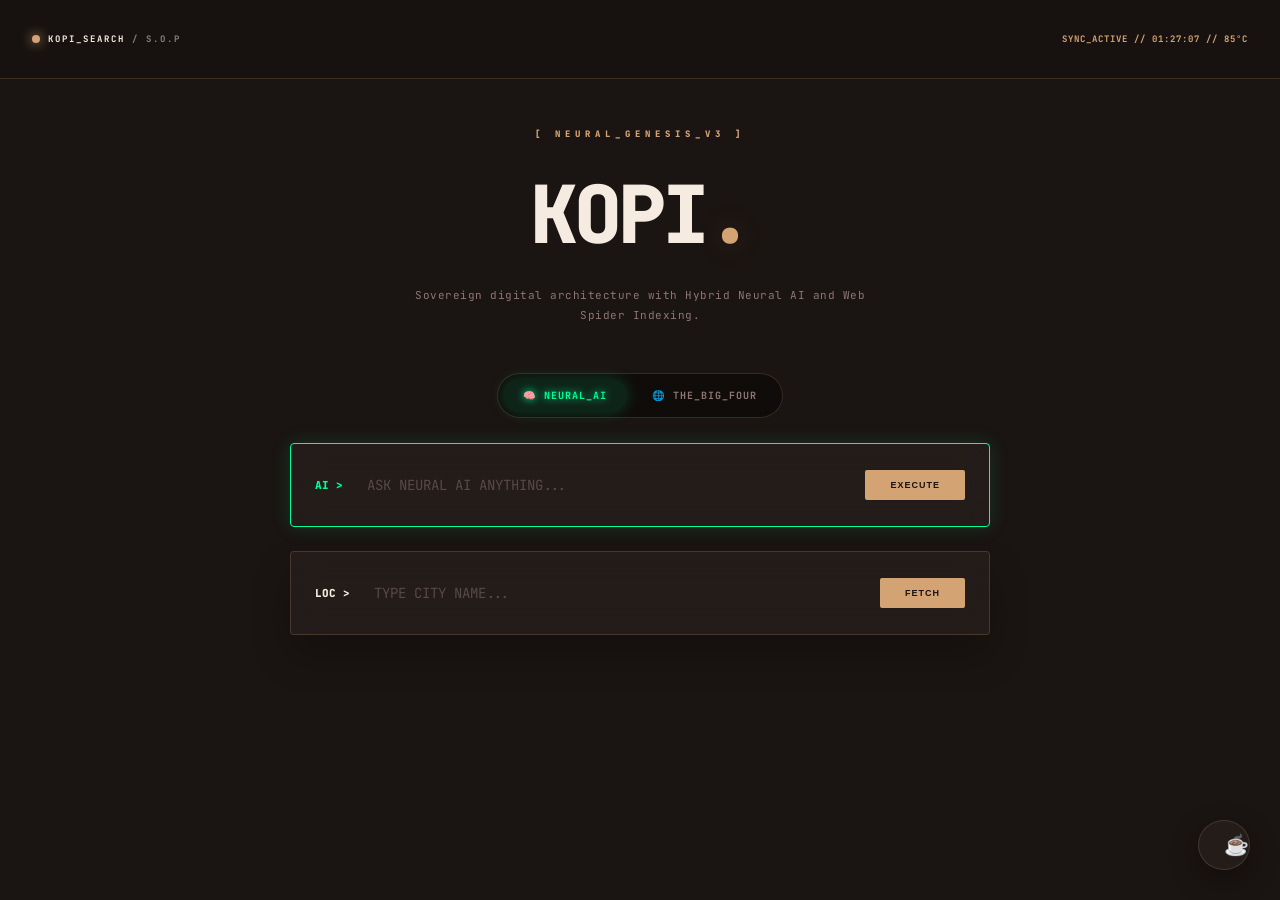
<file: index.html>
<!DOCTYPE html>
<html lang="ms">
<head>
    <meta charset="UTF-8">
    <meta name="viewport" content="width=device-width, initial-scale=1.0">
    <title>KOPI-SEARCH // SOVEREIGN</title>
    <link rel="stylesheet" href="style.css">
    <link href="https://fonts.googleapis.com/css2?family=JetBrains+Mono:wght@300;400;700;800&display=swap" rel="stylesheet">
    <style>
        /* CSS INLINE UNTUK LOGIK ENGINE & SUGGESTIONS */
        .engine-selector {
            display: flex;
            justify-content: center;
            margin-bottom: 25px;
            animation: fadeIn 0.8s ease;
        }

        .engine-track {
            background: rgba(0, 0, 0, 0.4);
            padding: 5px;
            border-radius: 50px;
            border: 1px solid var(--border);
            display: flex;
            gap: 5px;
            backdrop-filter: blur(10px);
        }

        .eng-btn {
            background: transparent;
            border: none;
            color: var(--dim);
            padding: 10px 20px;
            border-radius: 50px;
            cursor: pointer;
            font-family: inherit;
            font-size: 10px;
            font-weight: bold;
            letter-spacing: 1px;
            transition: 0.4s;
            display: flex;
            align-items: center;
            gap: 8px;
        }

        /* GLOW NEON MINT (AI) */
        .eng-btn.active#aiMode {
            color: #00ff99;
            background: rgba(0, 255, 153, 0.1);
            box-shadow: 0 0 15px rgba(0, 255, 153, 0.2);
            text-shadow: 0 0 8px #00ff99;
        }

        /* GLOW CYBER BLUE (WEB) */
        .eng-btn.active#webMode {
            color: #00ccff;
            background: rgba(0, 204, 255, 0.1);
            box-shadow: 0 0 15px rgba(0, 204, 255, 0.2);
            text-shadow: 0 0 8px #00ccff;
        }

        .suggestions-box {
            position: absolute;
            top: 100%;
            left: 0;
            width: 100%;
            background: var(--card);
            border: 1px solid var(--border);
            border-top: none;
            z-index: 100;
            max-height: 250px;
            overflow-y: auto;
            backdrop-filter: blur(15px);
            border-radius: 0 0 4px 4px;
        }

        .suggestion-item {
            padding: 12px 15px;
            cursor: pointer;
            border-bottom: 1px solid var(--border);
            display: flex;
            justify-content: space-between;
            font-size: 11px;
            transition: 0.2s;
        }

        .suggestion-item:hover {
            background: var(--glow);
            color: var(--accent);
        }

        #results-grid {
            display: grid;
            grid-template-columns: repeat(auto-fill, minmax(280px, 1fr));
            gap: 20px;
            margin-top: 25px;
        }

        /* DYNAMIC SEARCH BOX GLOW */
        .search-box.ai-active { border-color: #00ff99 !important; box-shadow: 0 0 20px rgba(0, 255, 153, 0.15); }
        .search-box.web-active { border-color: #00ccff !important; box-shadow: 0 0 20px rgba(0, 204, 255, 0.15); }
    </style>
</head>
<body>

    <nav class="navbar">
        <div class="brand">
            <div class="dot"></div>
            <span>KOPI_SEARCH <span style="opacity: 0.5;">/ S.O.P</span></span>
        </div>
        <div class="status" id="status">INITIALIZING_SYSTEM...</div>
    </nav>

    <main class="container">
        
        <header class="hero">
            <div class="label">[ NEURAL_GENESIS_V3 ]</div>
            <h1>KOPI<span class="glow-text">.</span></h1>
            <p class="subtitle">Sovereign digital architecture with Hybrid Neural AI and Web Spider Indexing.</p>
        </header>

        <!-- ENGINE SELECTOR -->
        <div class="engine-selector">
            <div class="engine-track">
                <button class="eng-btn active" id="aiMode" onclick="setEngine('AI')">
                    <span>🧠</span> NEURAL_AI
                </button>
                <button class="eng-btn" id="webMode" onclick="setEngine('WEB')">
                    <span>🌐</span> THE_BIG_FOUR
                </button>
            </div>
        </div>

        <!-- SEARCH AREA -->
        <section class="search-area">
            <div class="search-box ai-active" id="mainSearchBox">
                <span class="prefix" id="enginePrefix">AI ></span>
                <input type="text" id="searchInput" placeholder="ASK NEURAL AI ANYTHING..." onkeypress="handleKey(event)" autocomplete="off">
                <button onclick="runSearch()" id="searchBtn">EXECUTE</button>
            </div>
        </section>

        <!-- CITY PROTOCOL -->
        <section class="city-protocol">
            <div class="search-box">
                <span class="prefix">LOC ></span>
                <div style="flex:1; position:relative;">
                    <input type="text" id="cityInput" placeholder="TYPE CITY NAME..." onkeypress="handleCityKey(event)" autocomplete="off">
                    <div id="citySuggestions" class="suggestions-box" style="display: none;"></div>
                </div>
                <button onclick="getWeather()">FETCH</button>
            </div>
            
            <div id="weatherDisplay" class="weather-card" style="display: none;">
                <div class="w-left">
                    <div id="cityName" class="w-city">CITY_NODE</div>
                    <div id="localTime" class="w-time">00:00:00</div>
                </div>
                <div class="w-right">
                    <div id="temp" class="w-temp">--°C</div>
                    <div id="wDesc" class="w-desc">SCANNING_ATMOSPHERE...</div>
                </div>
            </div>
        </section>

        <!-- RESULTS SECTION -->
        <div id="results" style="display: none; margin-top: 60px;">
            
            <div class="card audit-card" style="margin-bottom: 25px;">
                <span class="card-label" id="auditLabel">NEURAL_AUDIT_REPORT</span>
                <div id="output" class="output-text" style="font-size: 13px; line-height: 1.8;">
                    Awaiting audit sequence...
                </div>
                
                <div class="card-group" style="margin-top: 30px; border-top: 1px solid var(--border); padding-top: 20px;">
                    <div class="card-stat">
                        <span class="card-label">VELOCITY</span>
                        <div class="val"><span id="vVal">0</span><span class="unit">%</span></div>
                        <div class="bar-bg"><div id="bar" class="bar-fill" style="width: 0%;"></div></div>
                    </div>
                    <div class="card-stat">
                        <span class="card-label">INTEGRITY</span>
                        <div class="val">99<span class="unit">%</span></div>
                        <div style="font-size: 9px; color: var(--dim); margin-top: 10px;">ENCRYPTION_ACTIVE</div>
                    </div>
                </div>
            </div>

            <!-- DYNAMIC GRID FOR STEM CARDS -->
            <div id="results-grid"></div>

        </div>
    </main>

    <!-- THEME TOGGLE -->
    <button class="theme-btn" onclick="toggleTheme()" title="Switch Visual Protocol">☕</button>

    <script src="script.js"></script>
</body>
</html>
</file>
<file: style.css>
/* ============================================
   KOPI-SEARCH: GOLD STANDARD SEO/UX CSS
   v1.0.1 - Accessibility & Performance Optimized
   ============================================ */

/* 1. CSS VARIABLES & COLOR SYSTEM */
:root {
    /* Dark Cappuccino Theme (DEFAULT) */
    --bg: #1a1412;
    --card: rgba(38, 30, 28, 0.85);
    --accent: #d4a373;
    --text: #f5ebe0;
    --dim: #8d7773;
    --border: rgba(212, 163, 115, 0.2);
    --glow: rgba(212, 163, 115, 0.2);
    
    /* Engine Colors */
    --ai-glow: #00ff99;
    --web-glow: #00ccff;
    --error: #ff5555;
    --success: #55ff55;
    
    /* Spacing Scale */
    --spacing-xs: 4px;
    --spacing-sm: 8px;
    --spacing-md: 16px;
    --spacing-lg: 24px;
    --spacing-xl: 32px;
    --spacing-2xl: 48px;
    
    /* Typography Scale */
    --font-xs: 9px;
    --font-sm: 11px;
    --font-base: 14px;
    --font-lg: 16px;
    --font-xl: 24px;
    --font-2xl: 38px;
    --font-5xl: 5rem;
    
    /* Transitions */
    --transition-fast: 0.2s cubic-bezier(0.4, 0, 0.2, 1);
    --transition-base: 0.4s cubic-bezier(0.4, 0, 0.2, 1);
    --transition-slow: 0.8s ease;
}

[data-theme="light"] {
    /* Light Cream Beige Theme */
    --bg: #f5f2ed;
    --card: rgba(255, 255, 255, 0.9);
    --accent: #8c6a4a;
    --text: #3d3028;
    --dim: #a69083;
    --border: rgba(140, 106, 74, 0.15);
    --glow: rgba(140, 106, 74, 0.1);
}

/* 2. RESET & BASE STYLES */
* {
    box-sizing: border-box;
    margin: 0;
    padding: 0;
}

html {
    scroll-behavior: smooth;
    font-size: 16px; /* Base font size for rem units */
}

body {
    background: var(--bg);
    color: var(--text);
    font-family: 'JetBrains Mono', ui-monospace, 'Cascadia Code', monospace;
    font-size: var(--font-base);
    line-height: 1.6;
    transition: var(--transition-base);
    overflow-x: hidden;
    -webkit-font-smoothing: antialiased;
    -moz-osx-font-smoothing: grayscale;
}

/* 3. ACCESSIBILITY & SKIP LINKS */
.skip-link {
    position: absolute;
    top: -40px;
    left: 0;
    background: var(--accent);
    color: var(--bg);
    padding: 8px;
    text-decoration: none;
    font-size: var(--font-xs);
    z-index: 100;
    border-radius: 0 4px 4px 0;
}

.skip-link:focus {
    top: 0;
}

/* Focus visible for keyboard navigation */
*:focus-visible {
    outline: 2px solid var(--accent);
    outline-offset: 2px;
}

/* 4. LAYOUT GRID */
.container {
    max-width: 1000px;
    margin: 0 auto;
    padding: 0 var(--spacing-xl);
    width: 100%;
}

/* 5. NAVIGATION */
.navbar {
    padding: var(--spacing-xl);
    display: flex;
    justify-content: space-between;
    align-items: center;
    border-bottom: 1px solid var(--border);
    background: rgba(0, 0, 0, 0.1);
}

.brand {
    display: flex;
    align-items: center;
    gap: var(--spacing-sm);
    font-weight: bold;
    font-size: var(--font-xs);
    letter-spacing: 2px;
}

.dot {
    width: 8px;
    height: 8px;
    background: var(--accent);
    border-radius: 50%;
    box-shadow: 0 0 12px var(--accent);
    animation: pulse 2s infinite;
}

@keyframes pulse {
    0%, 100% { opacity: 1; }
    50% { opacity: 0.5; }
}

.status {
    font-size: var(--font-xs);
    color: var(--accent);
    letter-spacing: 1px;
    font-weight: bold;
    font-variant-numeric: tabular-nums;
}

/* 6. HERO SECTION */
.hero {
    padding: var(--spacing-2xl) 0 var(--spacing-lg);
    text-align: center;
}

.label {
    font-size: var(--font-xs);
    color: var(--accent);
    letter-spacing: 5px;
    margin-bottom: var(--spacing-lg);
    font-weight: 800;
    text-transform: uppercase;
}

.hero h1 {
    font-size: var(--font-5xl);
    font-weight: 900;
    letter-spacing: -4px;
    color: var(--text);
    line-height: 1.2;
    margin-bottom: var(--spacing-lg);
}

.glow-text {
    color: var(--accent);
    text-shadow: 0 0 30px var(--glow);
}

.subtitle {
    font-size: var(--font-sm);
    color: var(--dim);
    max-width: 500px;
    margin: var(--spacing-lg) auto;
    letter-spacing: 0.5px;
    line-height: 1.8;
}

/* 7. ENGINE SELECTOR */
.engine-selector {
    display: flex;
    justify-content: center;
    margin-bottom: var(--spacing-xl);
    animation: slideDown var(--transition-slow) ease;
}

@keyframes slideDown {
    from { opacity: 0; transform: translateY(-20px); }
    to { opacity: 1; transform: translateY(0); }
}

.engine-track {
    background: rgba(0, 0, 0, 0.3);
    padding: var(--spacing-sm);
    border-radius: 50px;
    display: inline-flex;
    border: 1px solid var(--border);
    backdrop-filter: blur(10px);
    gap: var(--spacing-xs);
}

.eng-btn {
    padding: 10px 20px;
    border-radius: 50px;
    border: 1px solid transparent;
    background: transparent;
    color: var(--dim);
    font-size: var(--font-xs);
    font-weight: 800;
    cursor: pointer;
    transition: var(--transition-base);
    letter-spacing: 1px;
    display: flex;
    align-items: center;
    gap: var(--spacing-sm);
    text-transform: uppercase;
}

.eng-btn:hover {
    background: rgba(255, 255, 255, 0.05);
}

.eng-btn.active#aiMode {
    color: var(--ai-glow);
    background: rgba(0, 255, 153, 0.1);
    box-shadow: 0 0 15px rgba(0, 255, 153, 0.2);
    border-color: var(--ai-glow);
}

.eng-btn.active#webMode {
    color: var(--web-glow);
    background: rgba(0, 204, 255, 0.1);
    box-shadow: 0 0 15px rgba(0, 204, 255, 0.2);
    border-color: var(--web-glow);
}

/* 8. SEARCH BOX */
.search-area,
.city-protocol {
    max-width: 700px;
    margin: 0 auto;
    position: relative;
}

.search-box {
    display: flex;
    align-items: center;
    background: var(--card);
    border: 1px solid var(--border);
    padding: var(--spacing-sm) var(--spacing-lg);
    border-radius: 4px;
    box-shadow: 0 20px 40px rgba(0, 0, 0, 0.2);
    margin-bottom: var(--spacing-lg);
    backdrop-filter: blur(15px);
    transition: var(--transition-base);
}

.search-box:focus-within {
    box-shadow: 0 20px 50px rgba(0, 0, 0, 0.3);
}

.search-box.ai-active {
    border-color: var(--ai-glow);
    box-shadow: 0 0 25px rgba(0, 255, 153, 0.15);
}

.search-box.web-active {
    border-color: var(--web-glow);
    box-shadow: 0 0 25px rgba(0, 204, 255, 0.15);
}

.prefix {
    font-weight: 800;
    margin-right: var(--spacing-lg);
    font-size: var(--font-sm);
    transition: color var(--transition-fast);
    white-space: nowrap;
    font-variant-numeric: tabular-nums;
}

.ai-active .prefix {
    color: var(--ai-glow);
}

.web-active .prefix {
    color: var(--web-glow);
}

/* Form Inputs */
input {
    flex: 1;
    background: transparent;
    border: none;
    padding: var(--spacing-lg) 0;
    color: var(--text);
    outline: none;
    font-family: inherit;
    font-size: var(--font-base);
    transition: var(--transition-fast);
}

input::placeholder {
    color: var(--dim);
    opacity: 0.5;
}

input:focus::placeholder {
    opacity: 0.3;
}

/* Buttons */
button {
    background: var(--accent);
    color: var(--bg);
    border: none;
    padding: 10px 25px;
    font-weight: 800;
    border-radius: 2px;
    cursor: pointer;
    font-size: var(--font-xs);
    transition: var(--transition-fast);
    text-transform: uppercase;
    letter-spacing: 1px;
}

button:hover {
    filter: brightness(1.2);
    transform: translateY(-1px);
}

button:active {
    transform: translateY(0);
}

button:disabled {
    opacity: 0.6;
    cursor: not-allowed;
}

.web-active button {
    background: var(--web-glow);
    color: #000;
}

/* 9. SUGGESTIONS & AUTOCOMPLETE */
.suggestions-box {
    position: absolute;
    top: 105%;
    left: 0;
    width: 100%;
    background: var(--card);
    border: 1px solid var(--border);
    z-index: 1000;
    border-radius: 4px;
    backdrop-filter: blur(20px);
    overflow: hidden;
    box-shadow: 0 10px 30px rgba(0, 0, 0, 0.3);
    animation: slideDown var(--transition-fast) ease;
}

.suggestion-item {
    padding: 12px 20px;
    cursor: pointer;
    font-size: var(--font-sm);
    border-bottom: 1px solid var(--border);
    display: flex;
    justify-content: space-between;
    align-items: center;
    transition: var(--transition-fast);
}

.suggestion-item:last-child {
    border-bottom: none;
}

.suggestion-item:hover {
    background: rgba(212, 163, 115, 0.1);
    color: var(--accent);
    padding-left: 24px;
}

/* 10. WEATHER CARD */
.weather-card {
    margin-top: var(--spacing-xl);
    background: var(--card);
    border-left: 3px solid var(--accent);
    padding: var(--spacing-xl);
    display: flex;
    justify-content: space-between;
    align-items: center;
    animation: slideUp var(--transition-slow) ease;
    backdrop-filter: blur(10px);
    border-radius: 4px;
}

@keyframes slideUp {
    from { opacity: 0; transform: translateY(20px); }
    to { opacity: 1; transform: translateY(0); }
}

/* 11. RESULTS GRID */
#results-grid {
    display: grid;
    grid-template-columns: repeat(auto-fill, minmax(300px, 1fr));
    gap: var(--spacing-xl);
    margin-top: var(--spacing-2xl);
    animation: slideUp var(--transition-slow) ease;
}

/* 12. STEM CARDS (RESULTS) */
.stem-card {
    background: rgba(255, 255, 255, 0.02);
    border: 1px solid var(--border);
    border-radius: 2px 15px 2px 15px;
    padding: var(--spacing-xl);
    position: relative;
    transition: all 0.4s cubic-bezier(0.175, 0.885, 0.32, 1.275);
    backdrop-filter: blur(5px);
    overflow: hidden;
}

.stem-card::before {
    content: '';
    position: absolute;
    left: 0;
    top: 0;
    height: 100%;
    width: 3px;
    background: var(--accent);
    transition: background var(--transition-base);
}

.web-active-result .stem-card {
    border-color: rgba(0, 204, 255, 0.2);
}

.web-active-result .stem-card::before {
    background: var(--web-glow);
}

.stem-card:hover {
    transform: translateY(-10px);
    background: rgba(255, 255, 255, 0.05);
    border-color: var(--accent);
}

.stem-url {
    font-size: var(--font-xs);
    color: var(--accent);
    letter-spacing: 2px;
    margin-bottom: var(--spacing-md);
    display: block;
    word-break: break-all;
    opacity: 0.8;
}

.stem-title {
    font-size: var(--font-lg);
    font-weight: 800;
    margin-bottom: var(--spacing-sm);
    color: var(--text);
    line-height: 1.4;
}

.stem-desc {
    font-size: var(--font-sm);
    color: var(--dim);
    line-height: 1.6;
}

/* 13. AUDIT UI */
.audit-card {
    background: var(--card);
    border: 1px solid var(--border);
    padding: var(--spacing-xl);
    border-radius: 4px;
    margin-bottom: var(--spacing-xl);
    animation: slideUp var(--transition-slow) ease;
}

.card-label {
    font-size: var(--font-xs);
    color: var(--accent);
    display: block;
    margin-bottom: var(--spacing-lg);
    letter-spacing: 2px;
    font-weight: 800;
    text-transform: uppercase;
}

.val {
    font-size: 38px;
    font-weight: 900;
    color: var(--text);
    font-variant-numeric: tabular-nums;
}

.unit {
    font-size: var(--font-base);
    color: var(--dim);
    margin-left: 5px;
}

.bar-bg {
    width: 100%;
    height: 2px;
    background: rgba(255, 255, 255, 0.05);
    margin-top: var(--spacing-xl);
    border-radius: 1px;
}

.bar-fill {
    height: 100%;
    background: var(--accent);
    transition: width 1.5s cubic-bezier(0.65, 0, 0.35, 1);
    border-radius: 1px;
}

/* 14. THEME TOGGLE */
.theme-btn {
    position: fixed;
    bottom: 30px;
    right: 30px;
    width: 50px;
    height: 50px;
    border-radius: 50%;
    background: var(--card);
    border: 1px solid var(--border);
    color: var(--accent);
    cursor: pointer;
    font-size: 20px;
    box-shadow: 0 10px 30px rgba(0, 0, 0, 0.3);
    z-index: 1000;
    transition: var(--transition-base);
}

.theme-btn:hover {
    transform: rotate(15deg) scale(1.1);
    box-shadow: 0 0 20px var(--glow);
}

.theme-btn:active {
    transform: rotate(15deg) scale(0.95);
}

/* 15. ANIMATIONS */
@keyframes fadeIn {
    from { opacity: 0; transform: translateY(20px); }
    to { opacity: 1; transform: translateY(0); }
}

@keyframes spin {
    from { transform: rotate(0deg); }
    to { transform: rotate(360deg); }
}

.loading {
    animation: spin 1s linear infinite;
}

/* 16. RESPONSIVE DESIGN */
@media (max-width: 1024px) {
    .container {
        padding: 0 var(--spacing-lg);
    }
}

@media (max-width: 768px) {
    .hero h1 {
        font-size: 3.5rem;
        letter-spacing: -2px;
    }

    .container {
        padding: 0 var(--spacing-md);
    }

    .navbar {
        flex-direction: column;
        gap: var(--spacing-md);
        text-align: center;
    }

    .engine-track {
        flex-direction: column;
    }

    .search-box {
        flex-direction: column;
        align-items: flex-start;
    }

    .prefix {
        margin-right: 0;
        margin-bottom: var(--spacing-sm);
    }

    input {
        width: 100%;
        padding: var(--spacing-md) 0;
    }

    button {
        width: 100%;
        margin-top: var(--spacing-sm);
    }

    #results-grid {
        grid-template-columns: 1fr;
    }

    .weather-card {
        flex-direction: column;
        align-items: flex-start;
        gap: var(--spacing-lg);
    }

    .theme-btn {
        bottom: 20px;
        right: 20px;
        width: 45px;
        height: 45px;
    }
}

@media (max-width: 480px) {
    .hero h1 {
        font-size: 2rem;
    }

    .label {
        letter-spacing: 2px;
    }

    .hero {
        padding: var(--spacing-xl) 0 var(--spacing-lg);
    }

    .eng-btn {
        padding: 8px 12px;
        font-size: 8px;
    }

    .stem-card {
        padding: var(--spacing-lg);
    }
}

/* 17. PRINT STYLES */
@media print {
    .theme-btn,
    .engine-selector,
    .navbar {
        display: none;
    }

    .stem-card {
        page-break-inside: avoid;
    }
}

/* 18. DARK MODE PREFERENCE */
@media (prefers-color-scheme: light) {
    :root {
        color-scheme: light;
    }
}

@media (prefers-color-scheme: dark) {
    :root {
        color-scheme: dark;
    }
}

/* 19. REDUCED MOTION */
@media (prefers-reduced-motion: reduce) {
    * {
        animation-duration: 0.01ms !important;
        animation-iteration-count: 1 !important;
        transition-duration: 0.01ms !important;
    }
}

/* 20. HIGH CONTRAST MODE */
@media (prefers-contrast: more) {
    .dim {
        opacity: 0.8;
    }

    button:focus-visible {
        outline-width: 3px;
    }
}
</file>
